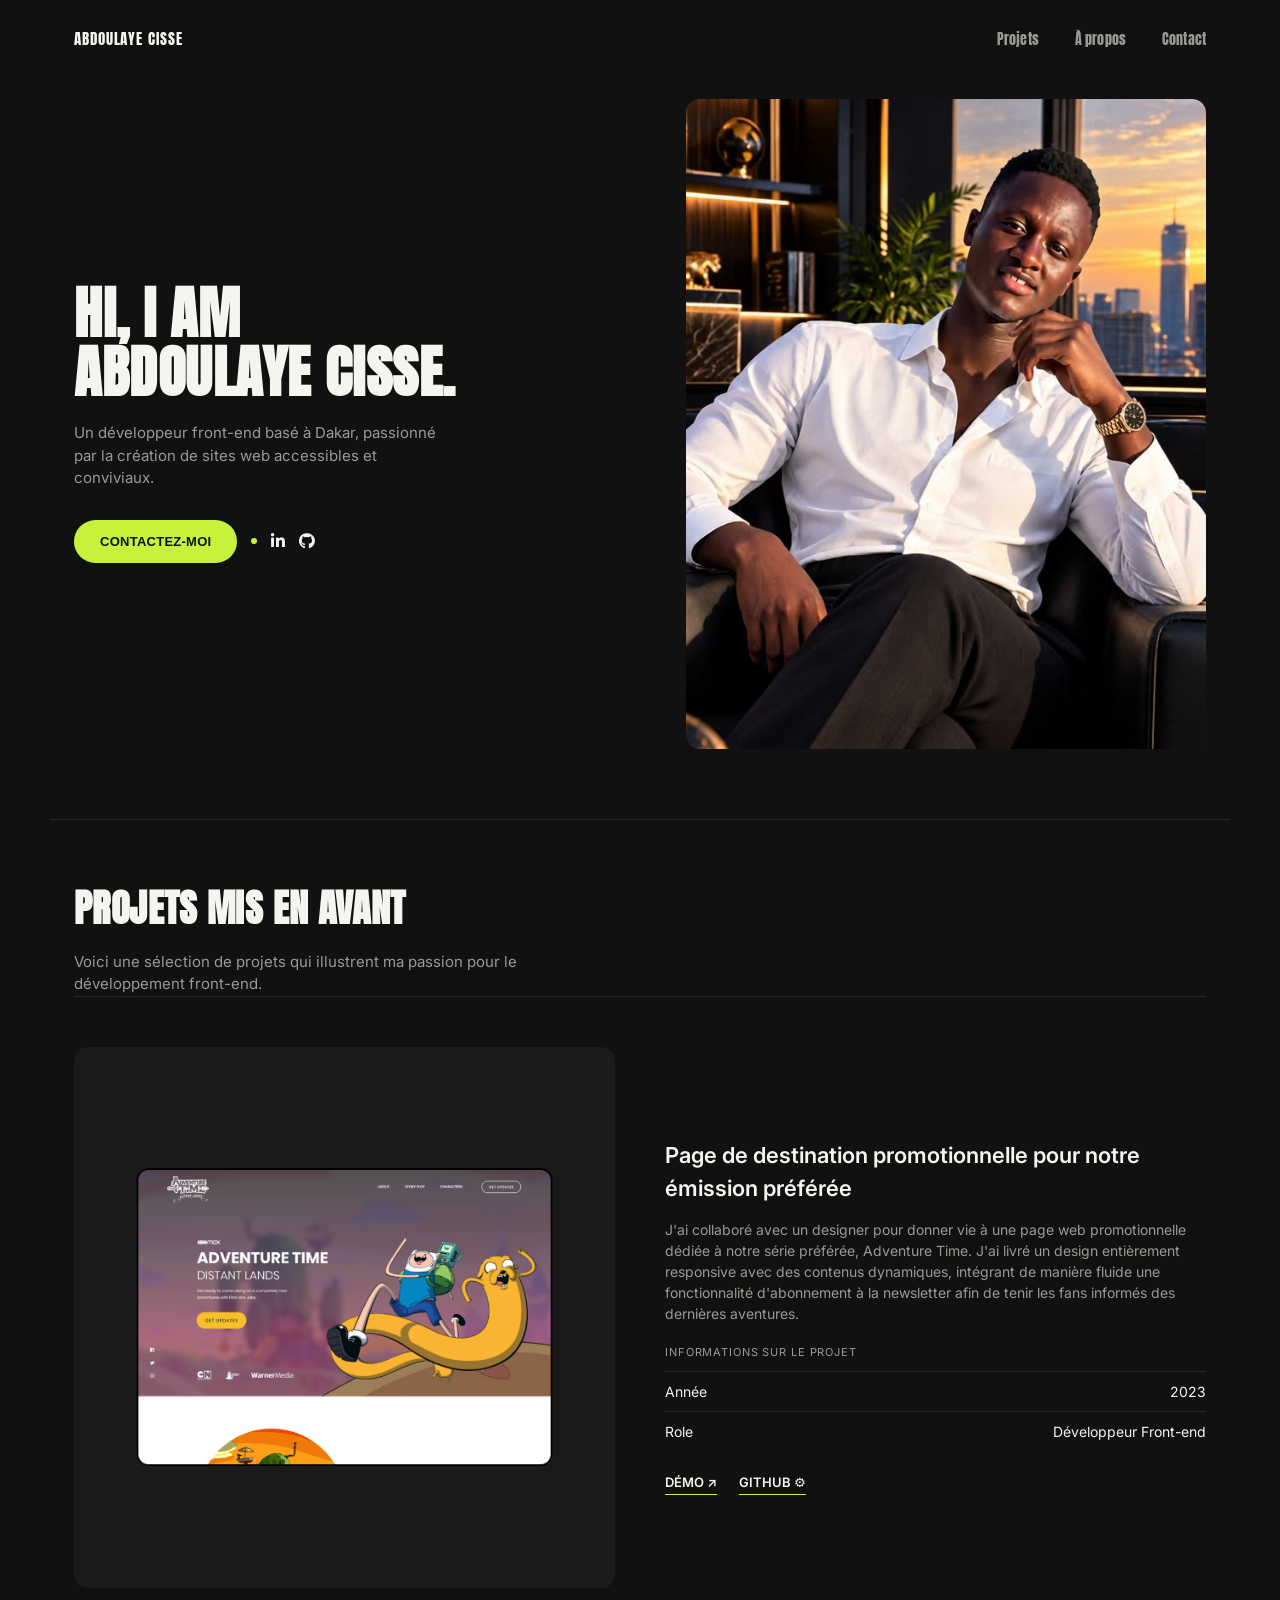
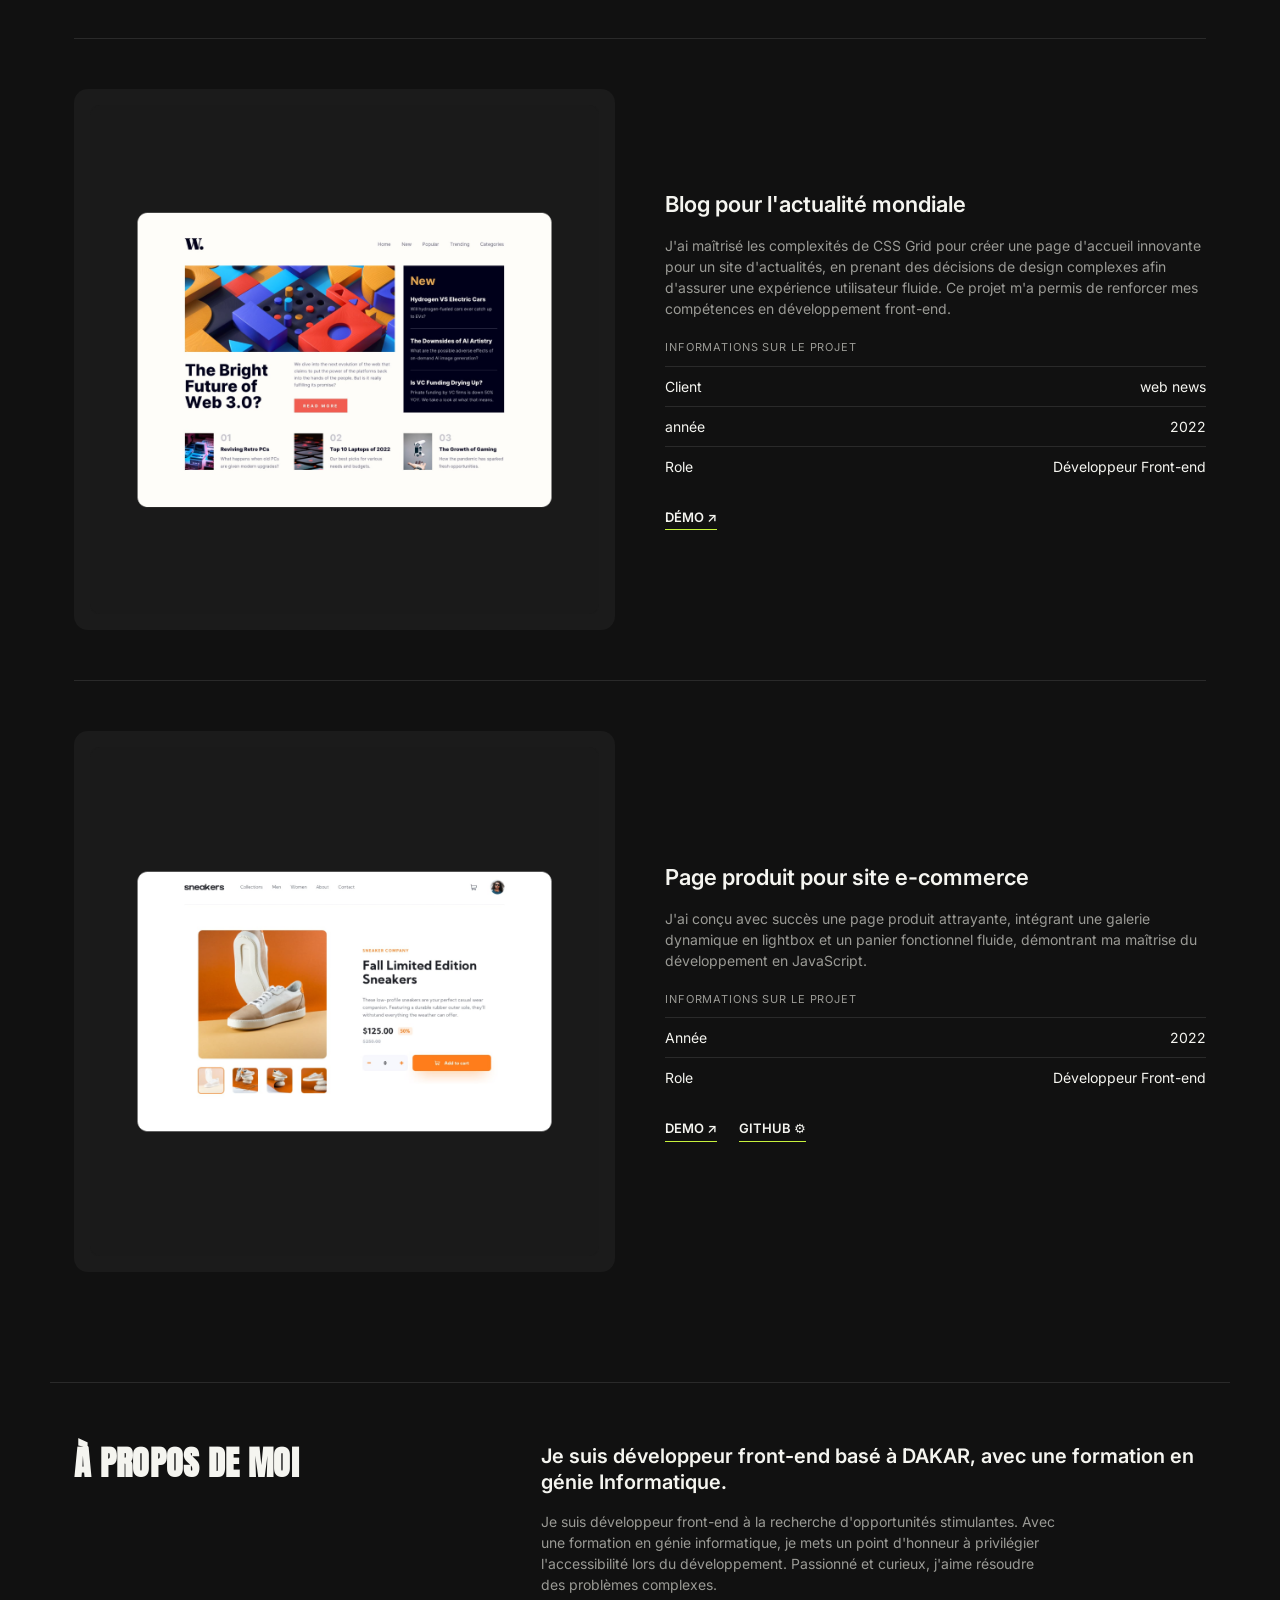
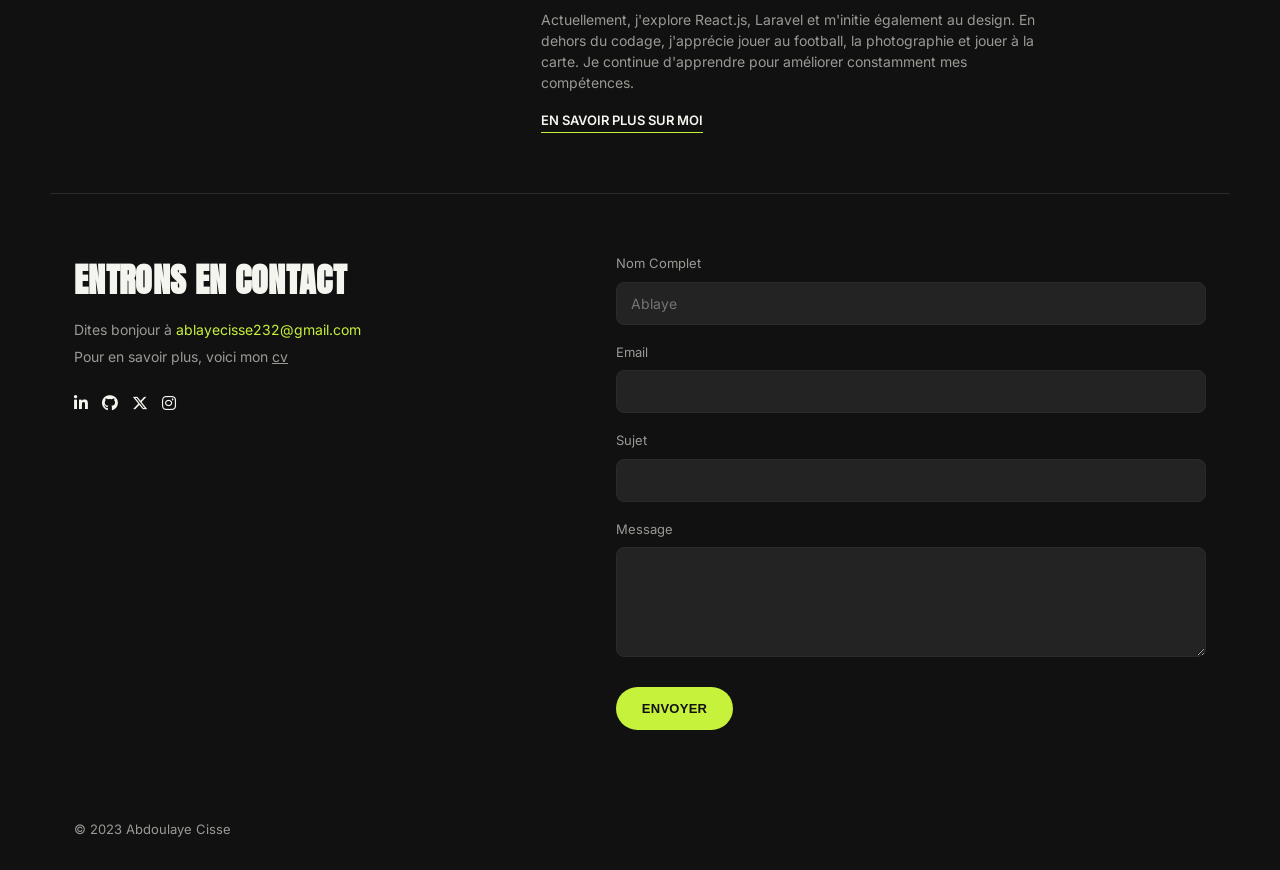
<file: index.html>
<!DOCTYPE html>
<html lang="fr">
<head>
<meta charset="UTF-8">
<meta name="viewport" content="width=device-width, initial-scale=1">
<title>Abdoulaye Cissé — Développeur Front-end</title>
<link rel="preconnect" href="https://fonts.googleapis.com">
<link rel="preconnect" href="https://fonts.gstatic.com" crossorigin>
<link href="https://fonts.googleapis.com/css2?family=Anton&family=Inter:wght@400;500;600&display=swap" rel="stylesheet">
<link rel="stylesheet" href="style.css">
<link rel="stylesheet" href="https://cdnjs.cloudflare.com/ajax/libs/font-awesome/6.5.0/css/all.min.css"> 
</head>
<body>

<header>
  <div class="brand">ABDOULAYE CISSE</div>
  <nav>
    <a href="#projets">Projets</a>
    <a href="apropos.html">À propos</a>
    <a href="#contact">Contact</a>
  </nav>
</header>

<section class="hero">
  <div>
    <h1>HI, I AM<br>ABDOULAYE CISSE.</h1>
    <p>Un développeur front-end basé à Dakar, passionné par la création de sites web accessibles et conviviaux.</p>
    <div class="hero-actions">
      <button class="btn">CONTACTEZ-MOI</button>
      <span class="dot"></span>
      <a href="#"> <i class="fa-brands fa-linkedin-in"></i> </a>
      <a href="#"> <i class="fa-brands fa-github"></i> </a>
    </div>
  </div>
  <div class="hero-photo">
    <img src="photo.jpeg" alt="Photo de Abdoulaye Cisse">
  </div>
</section>

<hr class="divider">

<section class="section" id="projets">
  <div class="section-head">
    <h2>PROJETS MIS EN AVANT</h2>
    <p>Voici une sélection de projets qui illustrent ma passion pour le développement front-end.</p>
  </div>

  <div class="project">
    <div class="project-img">
      <img src="projet1.png" alt="Page de destination Adventure Time">
    </div>
    <div class="project-info">
      <h3>Page de destination promotionnelle pour notre émission préférée</h3>
      <p>J'ai collaboré avec un designer pour donner vie à une page web promotionnelle dédiée à notre série préférée, Adventure Time. J'ai livré un design entièrement responsive avec des contenus dynamiques, intégrant de manière fluide une fonctionnalité d'abonnement à la newsletter afin de tenir les fans informés des dernières aventures.</p>
      <div class="meta-label">INFORMATIONS SUR LE PROJET</div>
      <div class="meta-row"><span>Année</span><span>2023</span></div>
      <div class="meta-row"><span>Role</span><span>Développeur Front-end</span></div>
      <div class="links">
        <a href="#">DÉMO ↗</a>
        <a href="#">GITHUB ⚙</a>
      </div>
    </div>
  </div>

  <div class="project">
    <div class="project-img">
      <img src="projet2.png" alt="Blog d'actualité mondiale">
    </div>
    <div class="project-info">
      <h3>Blog pour l'actualité mondiale</h3>
      <p>J'ai maîtrisé les complexités de CSS Grid pour créer une page d'accueil innovante pour un site d'actualités, en prenant des décisions de design complexes afin d'assurer une expérience utilisateur fluide. Ce projet m'a permis de renforcer mes compétences en développement front-end.</p>
      <div class="meta-label">INFORMATIONS SUR LE PROJET</div>
      <div class="meta-row"><span>Client</span><span>web news</span></div>
      <div class="meta-row"><span>année</span><span>2022</span></div>
      <div class="meta-row"><span>Role</span><span>Développeur Front-end</span></div>
      <div class="links"><a href="#">DÉMO ↗</a></div>
    </div>
  </div>

  <div class="project">
    <div class="project-img">
      <img src="projet3.png" alt="Page produit e-commerce">
    </div>
    <div class="project-info">
      <h3>Page produit pour site e-commerce</h3>
      <p>J'ai conçu avec succès une page produit attrayante, intégrant une galerie dynamique en lightbox et un panier fonctionnel fluide, démontrant ma maîtrise du développement en JavaScript.</p>
      <div class="meta-label">INFORMATIONS SUR LE PROJET</div>
      <div class="meta-row"><span>Année</span><span>2022</span></div>
      <div class="meta-row"><span>Role</span><span>Développeur Front-end</span></div>
      <div class="links">
        <a href="#">DEMO ↗</a>
        <a href="#">GITHUB ⚙</a>
      </div>
    </div>
  </div>
</section>




<hr class="divider">

<section class="section about" id="apropos">
  <h2>À PROPOS DE MOI</h2>
  <div class="about-copy">
    <h3>Je suis développeur front-end basé à DAKAR, avec une formation en génie Informatique.</h3>
    <p>Je suis développeur front-end à la recherche d'opportunités stimulantes. Avec une formation en génie informatique, je mets un point d'honneur à privilégier l'accessibilité lors du développement. Passionné et curieux, j'aime résoudre des problèmes complexes.</p>
    <p>Actuellement, j'explore React.js, Laravel et m'initie également au design. En dehors du codage, j'apprécie jouer au football, la photographie et jouer à la carte. Je continue d'apprendre pour améliorer constamment mes compétences.</p>
    <div class="links"><a href="apropos.html">EN SAVOIR PLUS SUR MOI</a></div>
  </div>
</section>

<hr class="divider">

<section class="section contact" id="contact">
  <div>
    <h2>ENTRONS EN CONTACT</h2>
    <p>Dites bonjour à <a class="mail" href="mailto:ablayecisse232@gmail.com">ablayecisse232@gmail.com</a></p>
    <p>Pour en savoir plus, voici mon <a href="CV.html" style="text-decoration:underline;">cv</a></p>
    <div class="social-row">
      <a href="#"> <i class="fa-brands fa-linkedin-in"></i> </a>
      <a href="#"> <i class="fa-brands fa-github"></i> </a>
     <a href="#"> <i class="fa-brands fa-x-twitter"></i> </a>
      <a href="#"> <i class="fa-brands fa-instagram"></i> </a>
    </div>
  </div>
  <form onsubmit="return false;">
    <div>
      <label for="name">Nom Complet</label>
      <input id="name" type="text" placeholder=Ablaye Cissé">
    </div>
    <div>
      <label for="email">Email</label>
      <input id="email" type="email">
    </div>
    <div>
      <label for="subject">Sujet</label>
      <input id="subject" type="text">
    </div>
    <div>
      <label for="message">Message</label>
      <textarea id="message"></textarea>
    </div>
    <button class="btn" type="submit">ENVOYER</button>
  </form>
</section>



<footer>© 2023 Abdoulaye Cisse</footer>

</body>
</html>
</file>
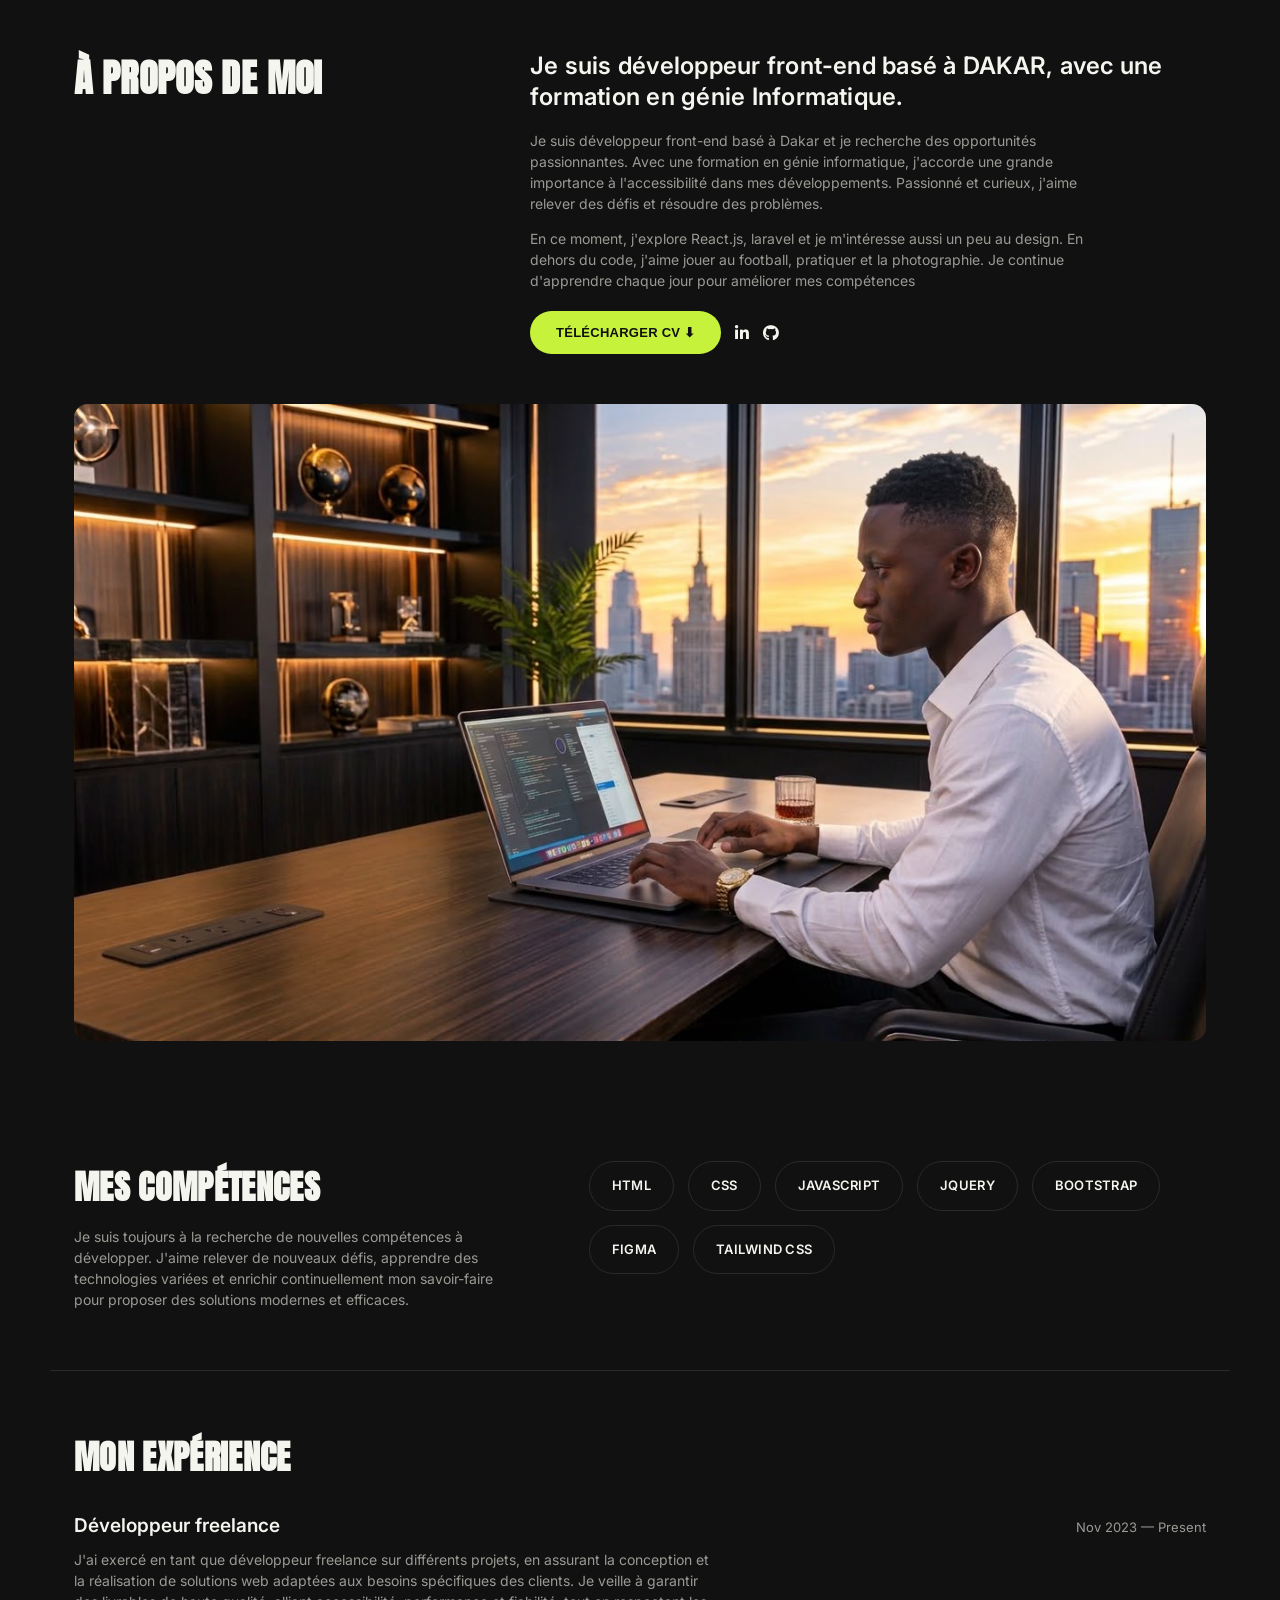
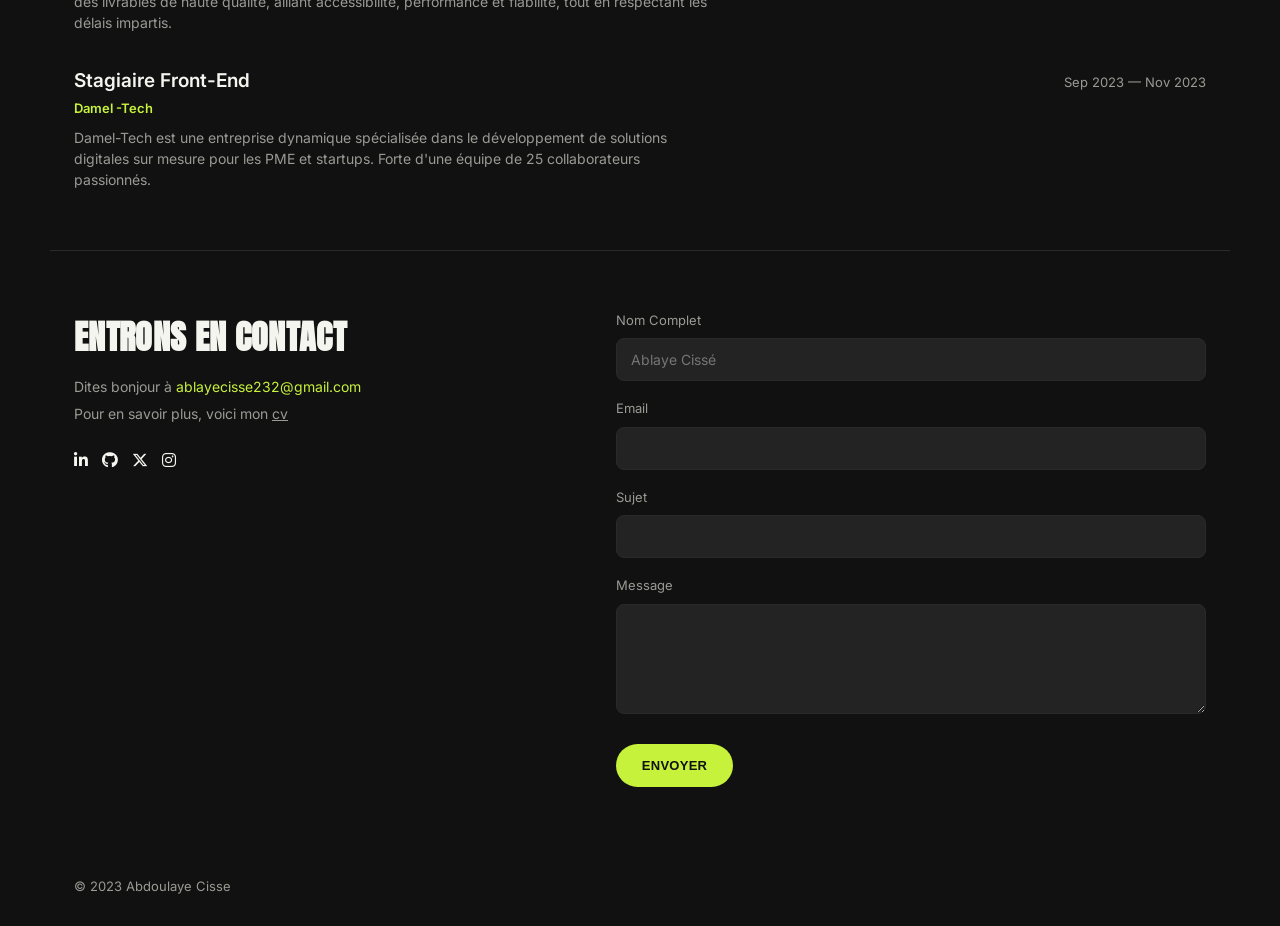
<file: apropos.html>
<!DOCTYPE html>
<html lang="fr">
<head>
<meta charset="UTF-8">
<meta name="viewport" content="width=device-width, initial-scale=1">
<title>Abdoulaye Cissé — Développeur Front-end</title>
<link rel="preconnect" href="https://fonts.googleapis.com">
<link rel="preconnect" href="https://fonts.gstatic.com" crossorigin>
<link href="https://fonts.googleapis.com/css2?family=Anton&family=Inter:wght@400;500;600&display=swap" rel="stylesheet">
<link rel="stylesheet" href="style.css">
<link rel="stylesheet" href="https://cdnjs.cloudflare.com/ajax/libs/font-awesome/6.5.0/css/all.min.css"> 
</head>
<body>


<section class="about-hero" id="À propos" >
  <div class="about-hero-text">
    <h1>À PROPOS DE MOI</h1>
  </div>
  <div class="about-hero-right">
    <h2>Je suis développeur front-end basé à DAKAR, avec une formation en génie Informatique.</h2>
    <p>Je suis développeur front-end basé à Dakar et je recherche des opportunités passionnantes. Avec une formation en génie informatique, j'accorde une grande importance à l'accessibilité dans mes développements. Passionné et curieux, j'aime relever des défis et résoudre des problèmes.</p>
    <p>En ce moment, j'explore React.js, laravel et je m'intéresse aussi un peu au design. En dehors du code, j'aime jouer au football, pratiquer et la photographie. Je continue d'apprendre chaque jour pour améliorer mes compétences</p>
    <div class="about-actions">
      <button class="btn"><a href="CV.html">TÉLÉCHARGER CV ⬇</a></button>
      <a href="#"> <i class="fa-brands fa-linkedin-in"></i> </a>
      <a href="#"> <i class="fa-brands fa-github"></i> </a>
    </div>
  </div>
</section>

<div class="about-photo">
  <img src="photo-apropos.jpeg" alt="Photo de Moussa Ndoye">
</div>

<section class="section skills">
  <div class="skills-head">
    <h2>MES COMPÉTENCES</h2>
    <p>Je suis toujours à la recherche de nouvelles compétences à développer. J'aime relever de nouveaux défis, apprendre des technologies variées et enrichir continuellement mon savoir-faire pour proposer des solutions modernes et efficaces.</p>
  </div>
  <div class="skills-list">
    <span class="tag">HTML</span>
    <span class="tag">CSS</span>
    <span class="tag">JAVASCRIPT</span>
    <span class="tag">JQUERY</span>
    <span class="tag">BOOTSTRAP</span>
    <span class="tag">FIGMA</span>
    <span class="tag">TAILWIND CSS</span>
  </div>
</section>
 
<hr class="divider">

<section class="section experience">
  <h2>MON EXPÉRIENCE</h2>
  <div class="exp-list">
    <div class="exp-item">
      <div class="exp-top">
        <h3>Développeur freelance</h3>
        <span class="exp-date">Nov 2023 — Present</span>
      </div>
      <p>J'ai exercé en tant que développeur freelance sur différents projets, en assurant la conception et la réalisation de solutions web adaptées aux besoins spécifiques des clients. Je veille à garantir des livrables de haute qualité, alliant accessibilité, performance et fiabilité, tout en respectant les délais impartis.</p>
    </div>
    <div class="exp-item">
      <div class="exp-top">
        <h3>Stagiaire Front-End</h3>
        <span class="exp-date">Sep 2023 — Nov 2023</span>
      </div>
      <div class="exp-company">Damel -Tech</div>
      <p>Damel-Tech est une entreprise dynamique spécialisée dans le développement de solutions digitales sur mesure pour les PME et startups. Forte d'une équipe de 25 collaborateurs passionnés.</p>
    </div>
  </div>
</section>

<hr class="divider">

<section class="section contact" id="contact">
  <div>
    <h2>ENTRONS EN CONTACT</h2>
    <p>Dites bonjour à <a class="mail" href="mailto:ablayecisse232@gmail.com">ablayecisse232@gmail.com</a></p>
    <p>Pour en savoir plus, voici mon <a href="#" style="text-decoration:underline;">cv</a></p>
    <div class="social-row">
     <a href="#"> <i class="fa-brands fa-linkedin-in"></i> </a>
      <a href="#"> <i class="fa-brands fa-github"></i> </a>
     <a href="#"> <i class="fa-brands fa-x-twitter"></i> </a>
      <a href="#"> <i class="fa-brands fa-instagram"></i> </a>
    </div>
  </div>
  <form onsubmit="return false;">
    <div>
      <label for="name">Nom Complet</label>
      <input id="name" type="text" placeholder="Ablaye Cissé">
    </div>
    <div>
      <label for="email">Email</label>
      <input id="email" type="email">
    </div>
    <div>
      <label for="subject">Sujet</label>
      <input id="subject" type="text">
    </div>
    <div>
      <label for="message">Message</label>
      <textarea id="message"></textarea>
    </div>
    <button class="btn" type="submit">ENVOYER</button>
  </form>
</section>







    <footer>© 2023 Abdoulaye Cisse</footer>

</body>
</html>
</file>
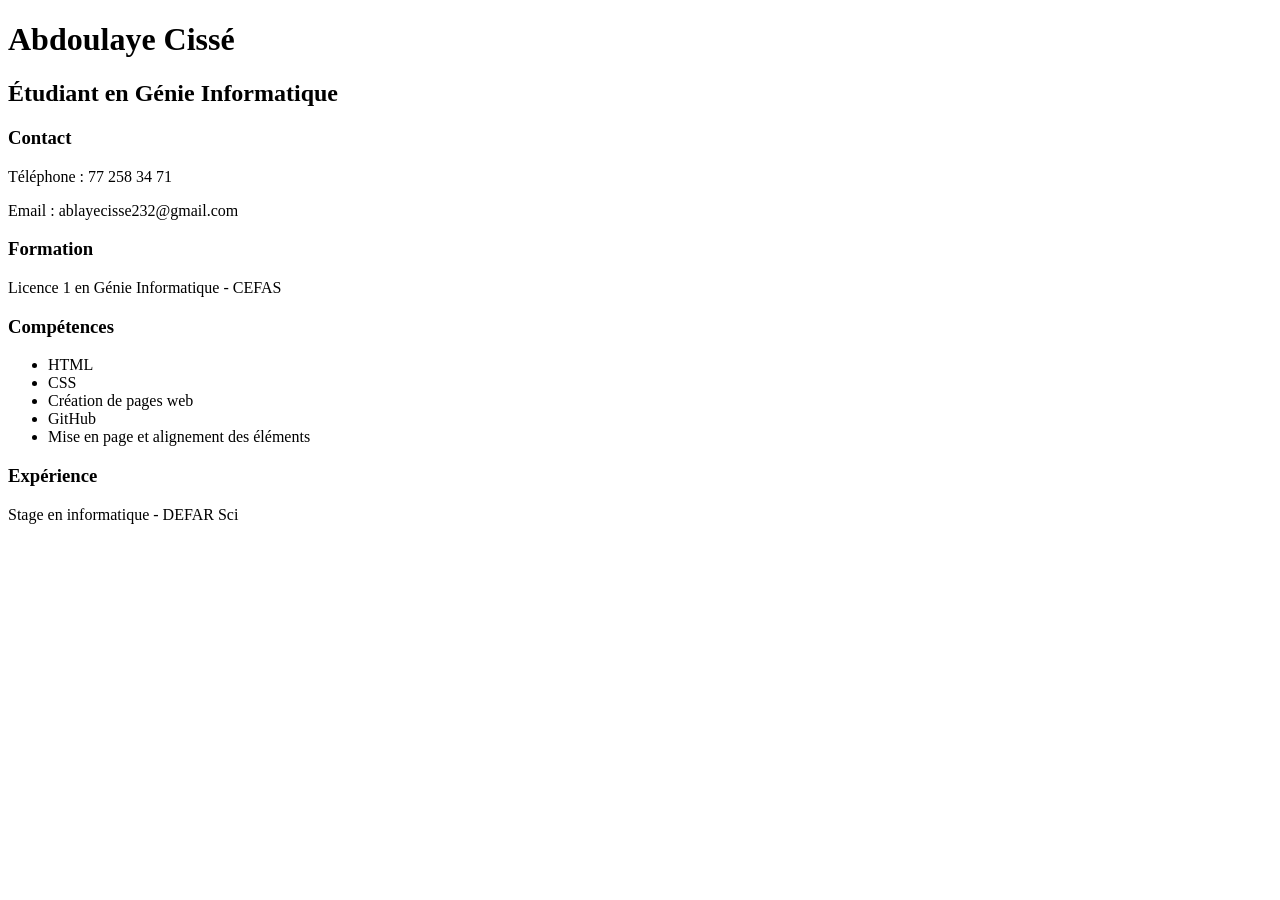
<file: cv.html>
<!DOCTYPE html>
<html lang="fr">
<head>
    <meta charset="UTF-8">
    <title>CV - Abdoulaye Cissé</title>
</head>

<body>

    <h1>Abdoulaye Cissé</h1>
    <h2>Étudiant en Génie Informatique</h2>

    <h3>Contact</h3>
    <p>Téléphone : 77 258 34 71</p>
    <p>Email : ablayecisse232@gmail.com</p>

    <h3>Formation</h3>
    <p>Licence 1 en Génie Informatique - CEFAS</p>

    <h3>Compétences</h3>
    <ul>
        <li>HTML</li>
        <li>CSS</li>
        <li>Création de pages web</li>
        <li>GitHub</li>
        <li>Mise en page et alignement des éléments</li>
    </ul>

    <h3>Expérience</h3>
    <p>Stage en informatique - DEFAR Sci</p>

</body>
</html>
</file>
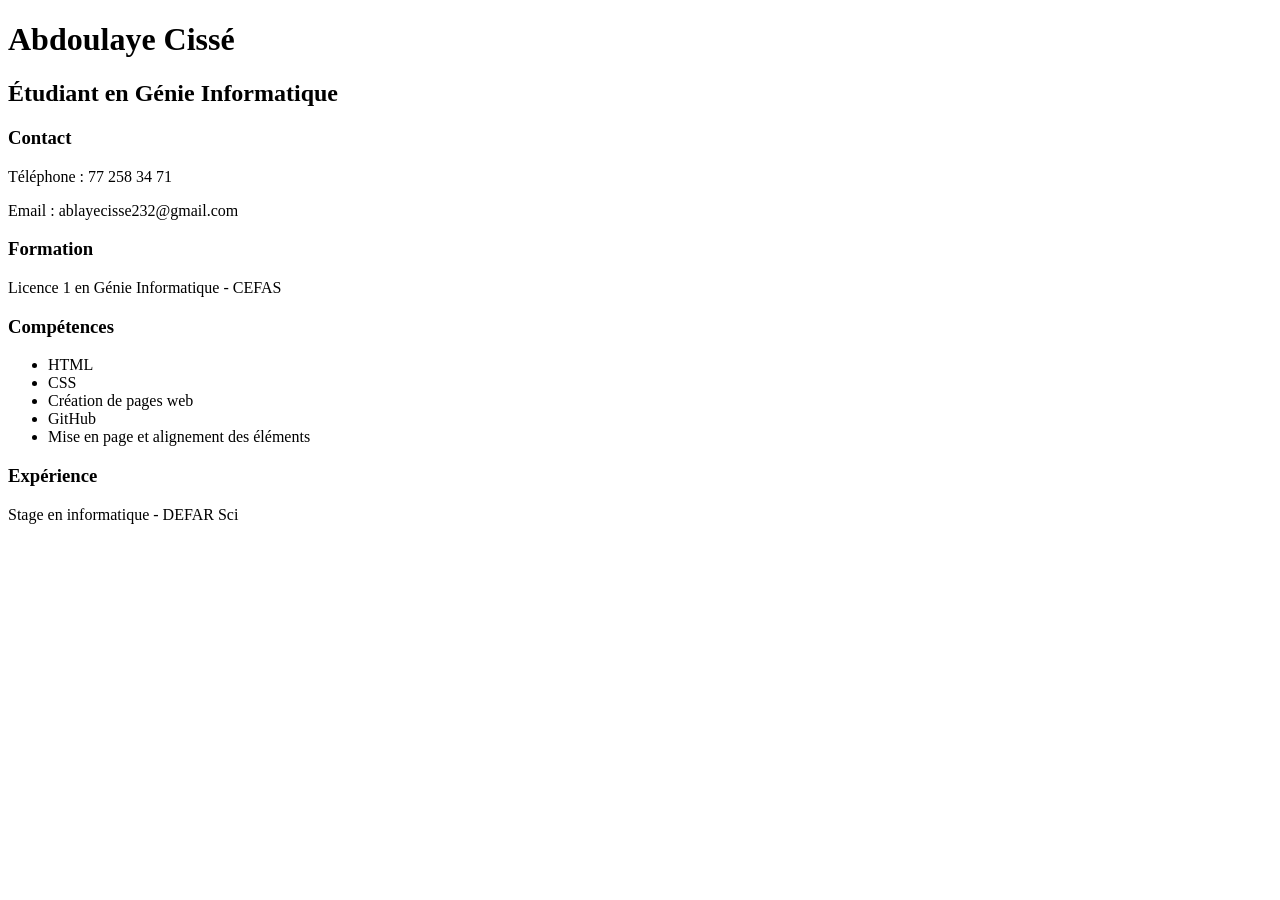
<file: CV.html>
<!DOCTYPE html>
<html lang="fr">
<head>
    <meta charset="UTF-8">
    <title>CV - Abdoulaye Cissé</title>
</head>

<body>

    <h1>Abdoulaye Cissé</h1>
    <h2>Étudiant en Génie Informatique</h2>

    <h3>Contact</h3>
    <p>Téléphone : 77 258 34 71</p>
    <p>Email : ablayecisse232@gmail.com</p>

    <h3>Formation</h3>
    <p>Licence 1 en Génie Informatique - CEFAS</p>

    <h3>Compétences</h3>
    <ul>
        <li>HTML</li>
        <li>CSS</li>
        <li>Création de pages web</li>
        <li>GitHub</li>
        <li>Mise en page et alignement des éléments</li>
    </ul>

    <h3>Expérience</h3>
    <p>Stage en informatique - DEFAR Sci</p>

</body>
</html>
</file>
<file: style.css>
:root{
  --bg:#111111;
  --bg-panel:#1b1b1b;
  --bg-input:#232323;
  --text:#f5f5f0;
  --muted:#9a9a95;
  --accent:#c7f23c;
  --line:#2a2a2a;
}
*{box-sizing:border-box;margin:0;padding:0;}
body{
  background:var(--bg);
  color:var(--text);
  font-family:'Inter',system-ui,sans-serif;
  line-height:1.5;
}
h1,h2,.brand,nav a{
  font-family:'Anton',sans-serif;
  letter-spacing:0.01em;
}
a{color:inherit;text-decoration:none;}
img{max-width:100%;display:block;}

header{
  display:flex;justify-content:space-between;align-items:center;
  padding:28px 24px;max-width:1180px;margin:0 auto;
}
.brand{font-size:15px;letter-spacing:0.06em;}
nav{display:flex;gap:36px;font-size:14px;color:var(--muted);}
nav a:hover{color:var(--text);}

.hero{
  display:grid;grid-template-columns:1.1fr 1fr;gap:40px;
  max-width:1180px;margin:0 auto;padding:20px 24px 70px;
  align-items:center;
}
.hero h1{font-size:56px;line-height:1.05;}
.hero p{color:var(--muted);margin-top:20px;max-width:380px;font-size:15px;}
.hero-actions{display:flex;align-items:center;gap:14px;margin-top:30px;}

.dot{width:6px;height:6px;border-radius:50%;background:var(--accent);}

.hero-photo{
  background:#d9d9d9;border-radius:14px;overflow:hidden;
  aspect-ratio:4/5;
}
.hero-photo img{width:100%;height:100%;object-fit:cover;}



.section{padding:70px 24px;max-width:1180px;margin:0 auto;}
.section-head h2{font-size:38px;margin-bottom:14px;}
.section-head p{color:var(--muted);font-size:15px;max-width:460px;}

.project{
  display:grid;grid-template-columns:1fr 1fr;gap:50px;
  align-items:center;padding:50px 0;border-top:1px solid var(--line);
}
.project:first-of-type{border-top:none;padding-top:40px;}
.project-img{
  background:var(--bg-panel);border-radius:14px;padding:16px;
}
.project-img img{border-radius:6px;width:100%;}
.project-info h3{
  font-family:'Inter',sans-serif;font-weight:600;font-size:22px;
  margin-bottom:14px;
}
.project-info > p{color:var(--muted);font-size:14px;margin-bottom:20px;}
.meta-label{color:var(--muted);font-size:11px;text-transform:uppercase;letter-spacing:0.08em;margin-bottom:10px;}
.meta-row{display:flex;justify-content:space-between;font-size:14px;padding:9px 0;border-top:1px solid var(--line);}
.links{display:flex;gap:22px;margin-top:22px;font-size:13px;font-weight:600;}
.links a{border-bottom:1px solid var(--accent);padding-bottom:2px;}

.about{
  display:grid;grid-template-columns:0.9fr 1.4fr;gap:40px;
}
.about h2{font-size:34px;line-height:1.15;}
.about-copy h3{
  font-family:'Inter',sans-serif;font-weight:600;font-size:20px;
  margin-bottom:16px;line-height:1.3;
}
.about-copy p{color:var(--muted);font-size:14px;margin-bottom:14px;max-width:520px;}
.about-copy .links{margin-top:18px;}

.contact{display:grid;grid-template-columns:1fr 1.2fr;gap:50px;}
.contact h2{font-size:34px;margin-bottom:14px;}
.contact > div:first-child > p{color:var(--muted);font-size:14px;margin-bottom:6px;}
.contact a.mail{color:var(--accent);}
.social-row{display:flex;gap:14px;margin-top:24px;}
form{display:flex;flex-direction:column;gap:18px;}
label{font-size:13px;color:var(--muted);display:block;margin-bottom:8px;}
input,textarea{
  width:100%;background:var(--bg-input);border:1px solid var(--line);
  border-radius:8px;padding:12px 14px;color:var(--text);font-family:inherit;
  font-size:14px;
}
textarea{resize:vertical;min-height:110px;}
form .btn{align-self:flex-start;margin-top:6px;}

footer{
  padding:30px 24px;max-width:1180px;margin:0 auto;
  color:var(--muted);font-size:13px;
}

@media (max-width:820px){
  header{flex-direction:column;gap:16px;text-align:center;}
  nav{gap:20px;}
  .hero,.project,.about,.contact{grid-template-columns:1fr;}
  .hero{padding-top:10px;}
  .hero h1{font-size:40px;}
  .hero-photo{order:-1;aspect-ratio:16/10;}
  .project-img{order:-1;}
}



h1,h2,.tag{
  font-family:'Anton',sans-serif;
  letter-spacing:0.01em;
}
a{color:inherit;text-decoration:none;}
img{max-width:100%;display:block;}

.about-hero{
  display:grid;grid-template-columns:0.8fr 1.3fr;gap:40px;
  max-width:1180px;margin:0 auto;padding:50px 24px 30px;
  align-items:start;
}
.about-hero-text h1{font-size:38px;}
.about-hero-right h2{
  font-family:'Inter',sans-serif;font-weight:600;font-size:24px;
  line-height:1.3;margin-bottom:18px;
}
.about-hero-right p{color:var(--muted);font-size:14px;margin-bottom:14px;max-width:560px;}
.about-actions{display:flex;align-items:center;gap:14px;margin-top:20px;}
.btn{
  background:var(--accent);color:#111;font-weight:600;font-size:13px;
  padding:14px 26px;border-radius:999px;border:none;cursor:pointer;
  letter-spacing:0.02em;
}
.icon-btn{
  width:38px;height:38px;border-radius:50%;border:1px solid #333;
  display:flex;align-items:center;justify-content:center;font-size:15px;
}

.about-photo{
  max-width:1180px;margin:0 auto;padding:20px 24px 60px;
}
.about-photo img{
  width:100%;background:#d9d9d9;border-radius:14px;
  aspect-ratio:16/9;object-fit:cover;
}

.section{padding:60px 24px;max-width:1180px;margin:0 auto;}
hr.divider{border:none;border-top:1px solid var(--line);max-width:1180px;margin:0 auto;}

.skills{display:grid;grid-template-columns:1fr 1.3fr;gap:40px;align-items:start;}
.skills-head h2{font-size:34px;margin-bottom:14px;}
.skills-head p{color:var(--muted);font-size:14px;max-width:440px;}
.skills-list{display:flex;flex-wrap:wrap;gap:14px;align-content:flex-start;}
.tag{
  font-family:'Inter',sans-serif;font-weight:600;font-size:13px;
  border:1px solid var(--line);border-radius:999px;
  padding:14px 22px;letter-spacing:0.02em;
}

.experience h2{font-size:34px;margin-bottom:30px;}
.exp-list{display:flex;flex-direction:column;gap:34px;}
.exp-top{display:flex;justify-content:space-between;align-items:baseline;gap:20px;}
.exp-top h3{
  font-family:'Inter',sans-serif;font-weight:600;font-size:19px;
}
.exp-date{color:var(--muted);font-size:13px;white-space:nowrap;}
.exp-company{color:var(--accent);font-size:13px;font-weight:600;margin-top:4px;margin-bottom:8px;}
.exp-item p{color:var(--muted);font-size:14px;max-width:640px;margin-top:8px;}

.contact{display:grid;grid-template-columns:1fr 1.2fr;gap:50px;}
.contact h2{font-size:34px;margin-bottom:14px;}
.contact > div:first-child > p{color:var(--muted);font-size:14px;margin-bottom:6px;}
.contact a.mail{color:var(--accent);}
.social-row{display:flex;gap:14px;margin-top:24px;}
form{display:flex;flex-direction:column;gap:18px;}
label{font-size:13px;color:var(--muted);display:block;margin-bottom:8px;}
input,textarea{
  width:100%;background:var(--bg-input);border:1px solid var(--line);
  border-radius:8px;padding:12px 14px;color:var(--text);font-family:inherit;
  font-size:14px;
}
textarea{resize:vertical;min-height:110px;}
form .btn{align-self:flex-start;margin-top:6px;}

footer{
  padding:30px 24px;max-width:1180px;margin:0 auto;
  color:var(--muted);font-size:13px;
}

@media (max-width:820px){
  .about-hero,.skills,.contact{grid-template-columns:1fr;}
  .exp-top{flex-direction:column;gap:4px;}
}
</file>
